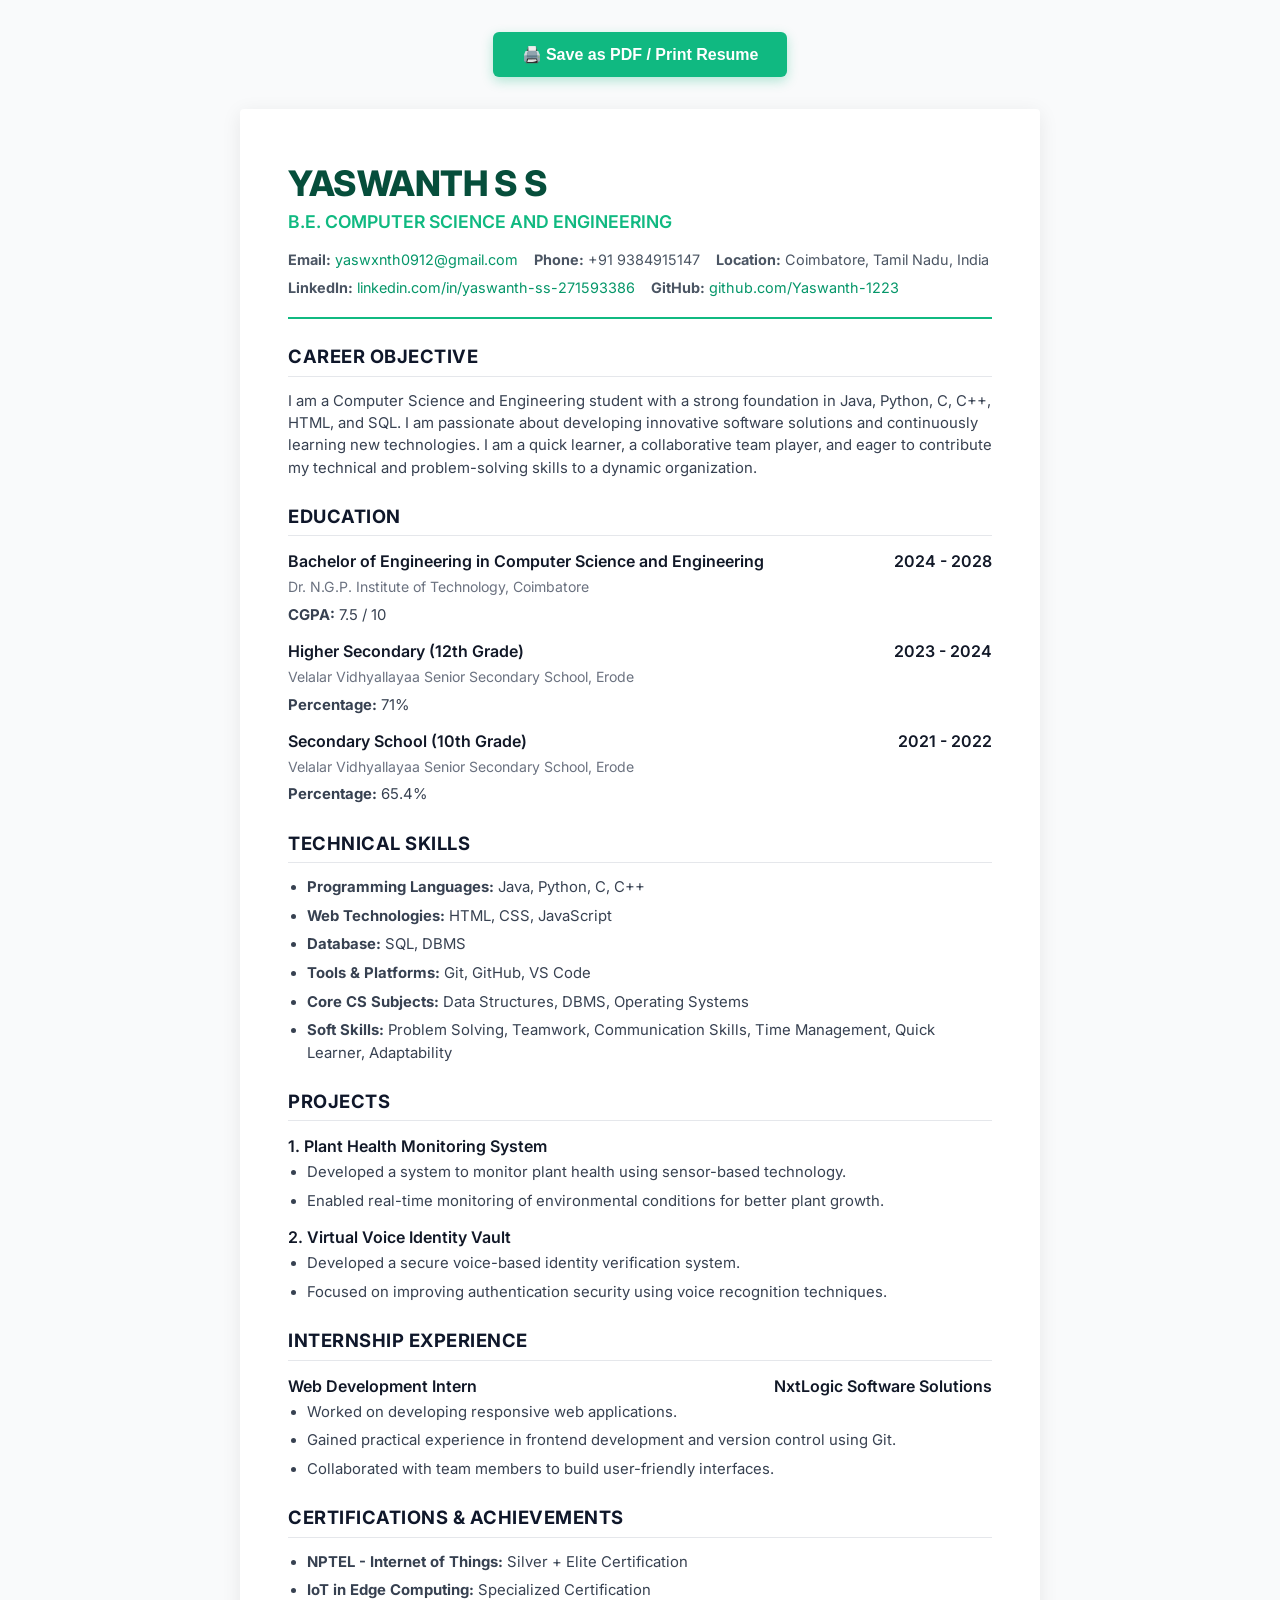
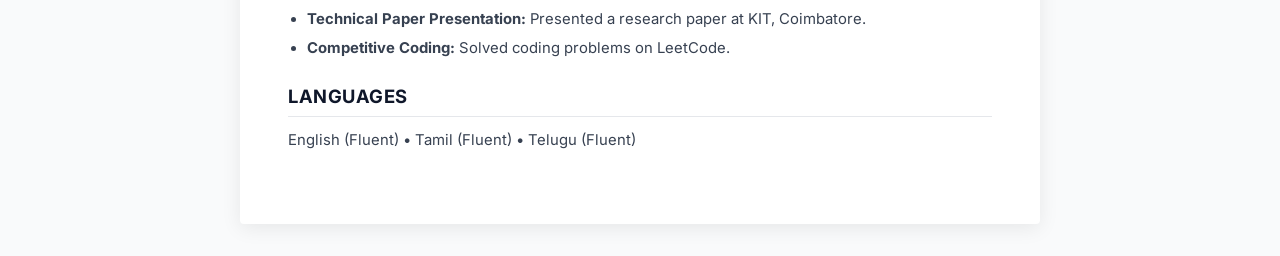
<file: resume.html>
<!DOCTYPE html>
<html lang="en">
<head>
    <meta charset="UTF-8">
    <meta name="viewport" content="width=device-width, initial-scale=1.0">
    <title>Resume - Yaswanth S S</title>
    <style>
        @import url('https://fonts.googleapis.com/css2?family=Inter:wght@300;400;500;600;700&display=swap');
        
        * {
            margin: 0;
            padding: 0;
            box-sizing: border-box;
        }

        body {
            font-family: 'Inter', sans-serif;
            color: #111827;
            background-color: #f9fafb;
            line-height: 1.5;
            padding: 2rem;
        }

        .resume-page {
            max-width: 800px;
            margin: 0 auto;
            background: #ffffff;
            padding: 3rem;
            box-shadow: 0 4px 20px rgba(0, 0, 0, 0.08);
            border-radius: 4px;
        }

        header {
            border-bottom: 2px solid #10b981;
            padding-bottom: 1.2rem;
            margin-bottom: 1.5rem;
        }

        h1 {
            font-size: 2.2rem;
            font-weight: 800;
            color: #064e3b;
            letter-spacing: -0.5px;
        }

        .subtitle {
            font-size: 1.1rem;
            font-weight: 600;
            color: #10b981;
            margin-bottom: 0.8rem;
        }

        .contact-bar {
            display: flex;
            flex-wrap: wrap;
            gap: 1rem;
            font-size: 0.9rem;
            color: #4b5563;
        }

        .contact-bar a {
            color: #059669;
            text-decoration: none;
        }

        section {
            margin-bottom: 1.5rem;
        }

        h2 {
            font-size: 1.15rem;
            font-weight: 700;
            color: #0f172a;
            border-bottom: 1px solid #e5e7eb;
            padding-bottom: 0.3rem;
            margin-bottom: 0.8rem;
            text-transform: uppercase;
            letter-spacing: 0.5px;
        }

        p, ul {
            font-size: 0.93rem;
            color: #374151;
        }

        ul {
            padding-left: 1.2rem;
        }

        li {
            margin-bottom: 0.4rem;
        }

        .item-header {
            display: flex;
            justify-content: space-between;
            align-items: baseline;
            font-weight: 600;
            margin-bottom: 0.2rem;
        }

        .item-sub {
            color: #6b7280;
            font-size: 0.88rem;
            margin-bottom: 0.4rem;
        }

        .action-bar {
            text-align: center;
            margin-bottom: 2rem;
        }

        .btn-print {
            background: #10b981;
            color: #ffffff;
            border: none;
            padding: 0.8rem 1.8rem;
            font-size: 1rem;
            font-weight: 600;
            border-radius: 6px;
            cursor: pointer;
            box-shadow: 0 4px 12px rgba(16, 185, 129, 0.3);
        }

        .btn-print:hover {
            background: #059669;
        }

        @media print {
            body {
                background: white;
                padding: 0;
            }
            .resume-page {
                box-shadow: none;
                padding: 0;
            }
            .action-bar {
                display: none;
            }
        }
    </style>
</head>
<body>

    <div class="action-bar">
        <button onclick="window.print()" class="btn-print">🖨️ Save as PDF / Print Resume</button>
    </div>

    <div class="resume-page">
        <header>
            <h1>YASWANTH S S</h1>
            <div class="subtitle">B.E. COMPUTER SCIENCE AND ENGINEERING</div>
            <div class="contact-bar">
                <span><strong>Email:</strong> <a href="mailto:yaswxnth0912@gmail.com">yaswxnth0912@gmail.com</a></span>
                <span><strong>Phone:</strong> +91 9384915147</span>
                <span><strong>Location:</strong> Coimbatore, Tamil Nadu, India</span>
            </div>
            <div class="contact-bar" style="margin-top: 0.4rem;">
                <span><strong>LinkedIn:</strong> <a href="https://www.linkedin.com/in/yaswanth-ss-271593386" target="_blank">linkedin.com/in/yaswanth-ss-271593386</a></span>
                <span><strong>GitHub:</strong> <a href="https://github.com/Yaswanth-1223" target="_blank">github.com/Yaswanth-1223</a></span>
            </div>
        </header>

        <section>
            <h2>CAREER OBJECTIVE</h2>
            <p>I am a Computer Science and Engineering student with a strong foundation in Java, Python, C, C++, HTML, and SQL. I am passionate about developing innovative software solutions and continuously learning new technologies. I am a quick learner, a collaborative team player, and eager to contribute my technical and problem-solving skills to a dynamic organization.</p>
        </section>

        <section>
            <h2>EDUCATION</h2>
            <div style="margin-bottom: 0.8rem;">
                <div class="item-header">
                    <span>Bachelor of Engineering in Computer Science and Engineering</span>
                    <span>2024 - 2028</span>
                </div>
                <div class="item-sub">Dr. N.G.P. Institute of Technology, Coimbatore</div>
                <p><strong>CGPA:</strong> 7.5 / 10</p>
            </div>

            <div style="margin-bottom: 0.8rem;">
                <div class="item-header">
                    <span>Higher Secondary (12th Grade)</span>
                    <span>2023 - 2024</span>
                </div>
                <div class="item-sub">Velalar Vidhyallayaa Senior Secondary School, Erode</div>
                <p><strong>Percentage:</strong> 71%</p>
            </div>

            <div>
                <div class="item-header">
                    <span>Secondary School (10th Grade)</span>
                    <span>2021 - 2022</span>
                </div>
                <div class="item-sub">Velalar Vidhyallayaa Senior Secondary School, Erode</div>
                <p><strong>Percentage:</strong> 65.4%</p>
            </div>
        </section>

        <section>
            <h2>TECHNICAL SKILLS</h2>
            <ul>
                <li><strong>Programming Languages:</strong> Java, Python, C, C++</li>
                <li><strong>Web Technologies:</strong> HTML, CSS, JavaScript</li>
                <li><strong>Database:</strong> SQL, DBMS</li>
                <li><strong>Tools & Platforms:</strong> Git, GitHub, VS Code</li>
                <li><strong>Core CS Subjects:</strong> Data Structures, DBMS, Operating Systems</li>
                <li><strong>Soft Skills:</strong> Problem Solving, Teamwork, Communication Skills, Time Management, Quick Learner, Adaptability</li>
            </ul>
        </section>

        <section>
            <h2>PROJECTS</h2>
            <div style="margin-bottom: 0.8rem;">
                <div class="item-header">
                    <span>1. Plant Health Monitoring System</span>
                </div>
                <ul>
                    <li>Developed a system to monitor plant health using sensor-based technology.</li>
                    <li>Enabled real-time monitoring of environmental conditions for better plant growth.</li>
                </ul>
            </div>

            <div>
                <div class="item-header">
                    <span>2. Virtual Voice Identity Vault</span>
                </div>
                <ul>
                    <li>Developed a secure voice-based identity verification system.</li>
                    <li>Focused on improving authentication security using voice recognition techniques.</li>
                </ul>
            </div>
        </section>

        <section>
            <h2>INTERNSHIP EXPERIENCE</h2>
            <div class="item-header">
                <span>Web Development Intern</span>
                <span>NxtLogic Software Solutions</span>
            </div>
            <ul>
                <li>Worked on developing responsive web applications.</li>
                <li>Gained practical experience in frontend development and version control using Git.</li>
                <li>Collaborated with team members to build user-friendly interfaces.</li>
            </ul>
        </section>

        <section>
            <h2>CERTIFICATIONS & ACHIEVEMENTS</h2>
            <ul>
                <li><strong>NPTEL - Internet of Things:</strong> Silver + Elite Certification</li>
                <li><strong>IoT in Edge Computing:</strong> Specialized Certification</li>
                <li><strong>Technical Paper Presentation:</strong> Presented a research paper at KIT, Coimbatore.</li>
                <li><strong>Competitive Coding:</strong> Solved coding problems on LeetCode.</li>
            </ul>
        </section>

        <section>
            <h2>LANGUAGES</h2>
            <p>English (Fluent) • Tamil (Fluent) • Telugu (Fluent)</p>
        </section>
    </div>

</body>
</html>
</file>
